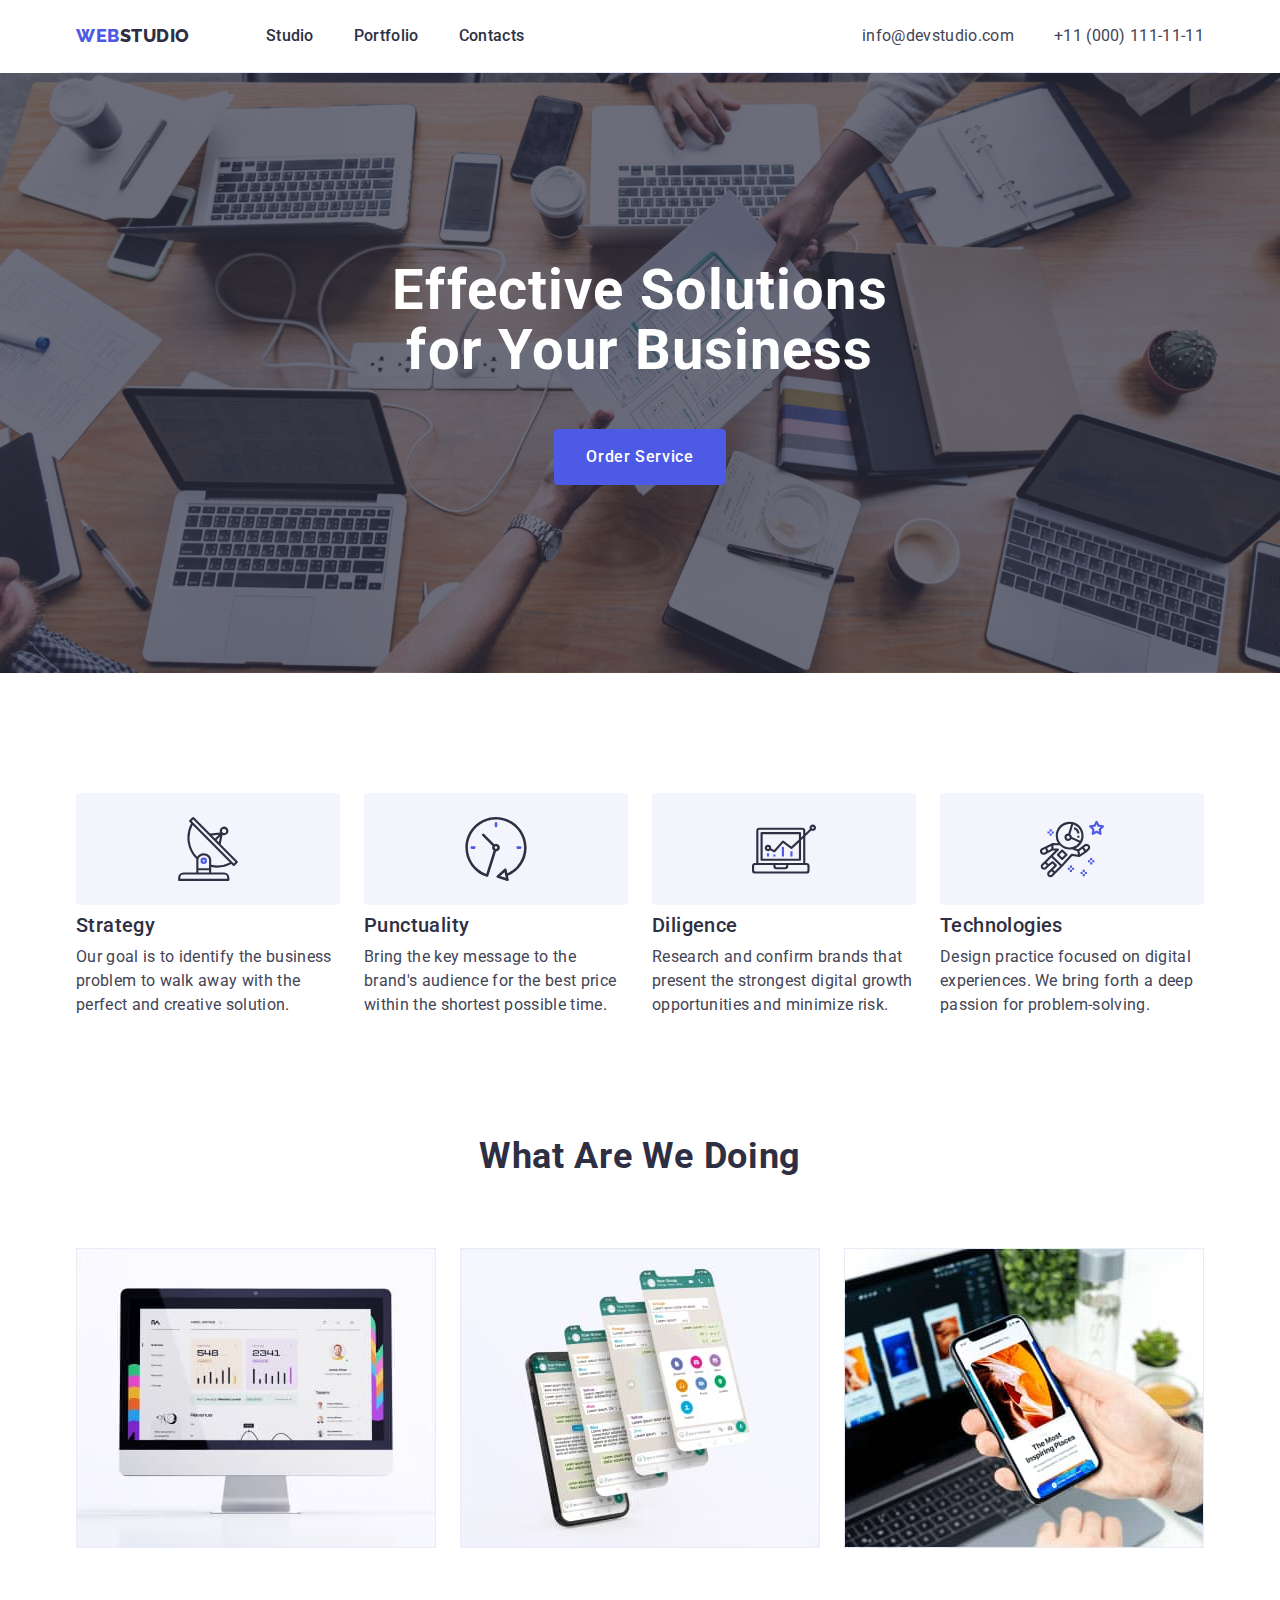
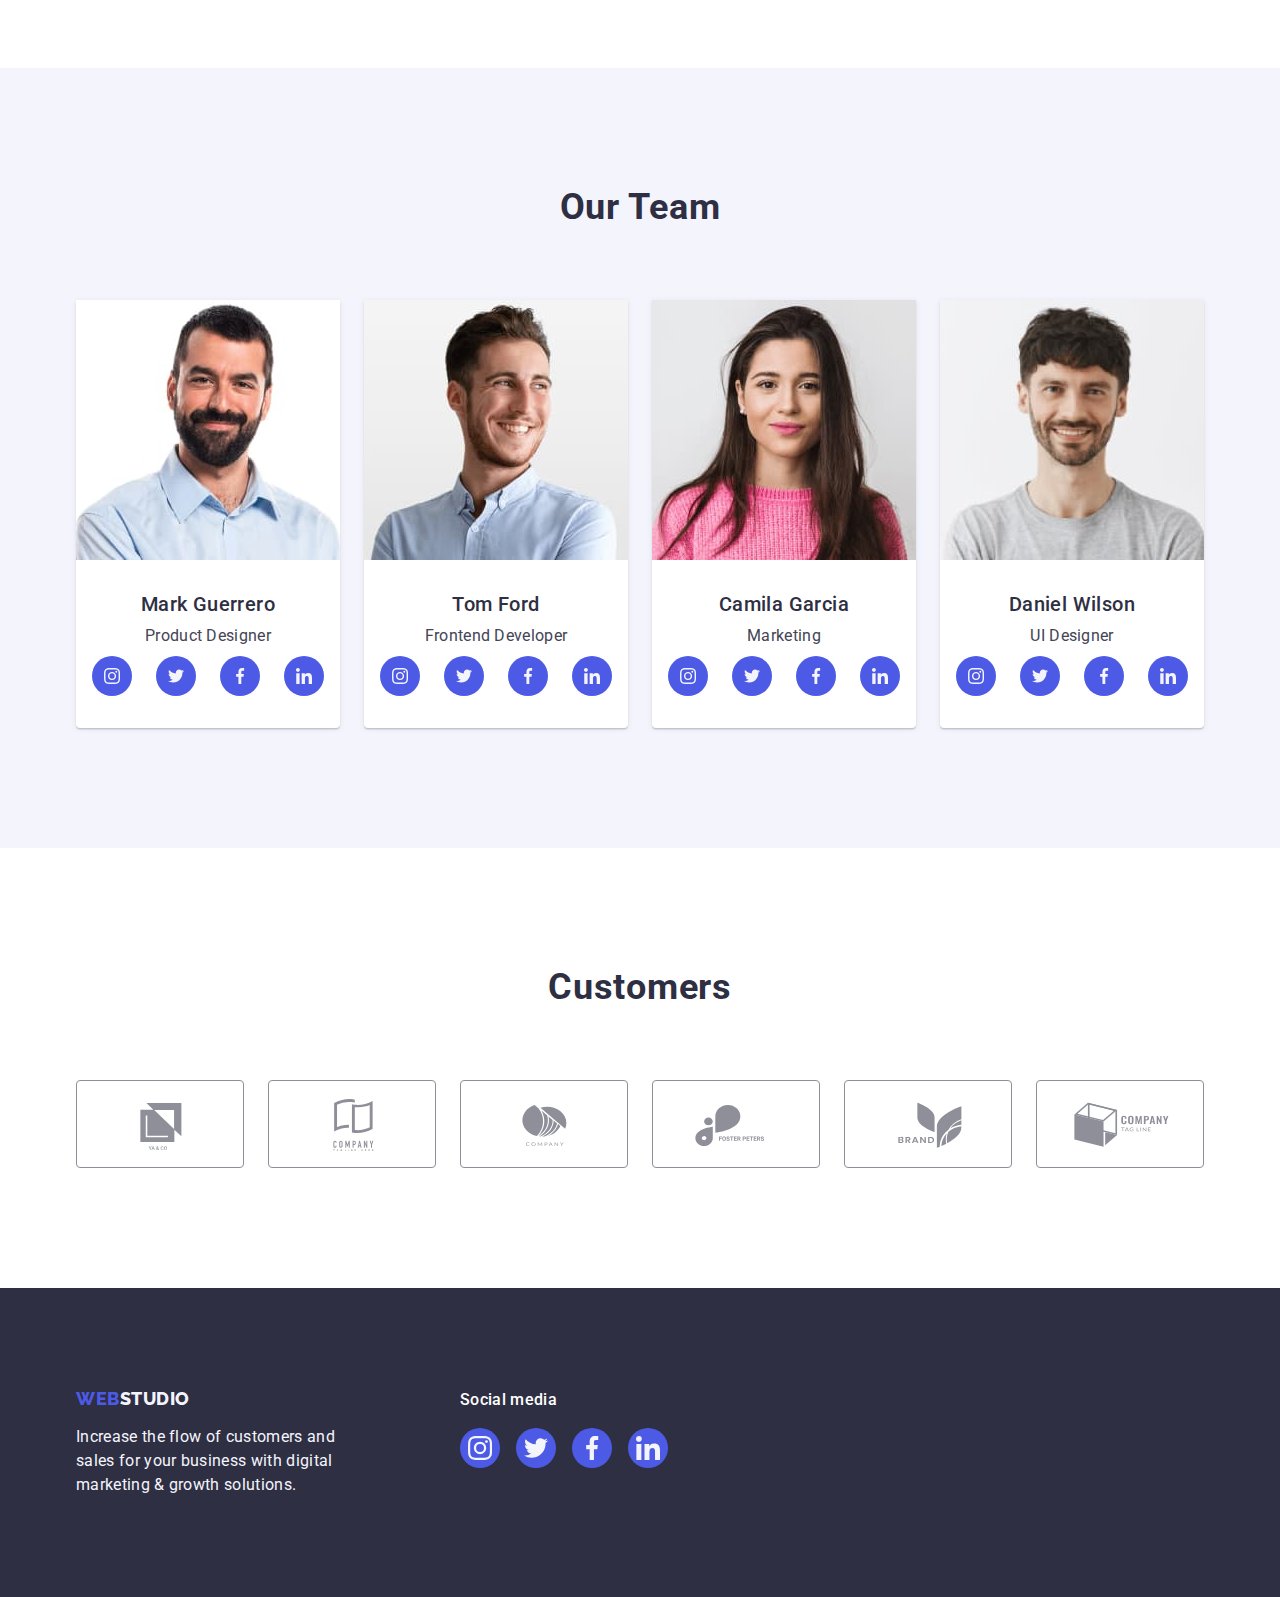
<file: index.html>
<!DOCTYPE html>
<html lang="en">

<head>
    <meta charset="UTF-8">
    <meta http-equiv="X-UA-Compatible" content="IE=edge">
    <meta name="viewport" content="width=device-width, initial-scale=1.0">
    <title>Document</title>
    <link rel="preconnect" href="https://fonts.googleapis.com">
    <link rel="preconnect" href="https://fonts.gstatic.com" crossorigin>
    <link rel="preconnect" href="https://fonts.googleapis.com">
    <link rel="preconnect" href="https://fonts.gstatic.com" crossorigin>
    <link
        href="https://fonts.googleapis.com/css2?family=Raleway:wght@800&family=Roboto:wght@400;500;700;900&display=swap"
        rel="stylesheet">
    <link href="https://cdn.jsdelivr.net/npm/modern-normalize@1.1.0/modern-normalize.min.css" rel="stylesheet">
    <link rel="stylesheet" href="./css/styles.css">

</head>

<body>
    <!-- Header -->
    <header class="page-header">
        <div class="header-conteiner container">
            <nav class="navigation">
                <a class="logo link" href="./index.html">WEB<span class="logo-dark">Studio</span> </a>
                <ul class="menu list">
                    <li class="menu-item">
                        <a class="menu-link link" href="./index.html">Studio</a>
                    </li>
                    <li class="menu-item">
                        <a class="menu-link link" href="./portfolio.html">Portfolio</a>
                    </li>
                    <li class="menu-item">
                        <a class="menu-link link" href="">Contacts</a>
                    </li>
                </ul>
            </nav>
            <address class=" addres">
                <ul class="list menu">
                    <li><a class="contact link" href="mailto:info@devstudio.com">info@devstudio.com</a></li>
                    <li><a class="contact link" href="tel:+110001111111">+11 (000) 111-11-11</a></li>
                </ul>
            </address>
        </div>

    </header>
    <main>
        <!-- Hero -->
        <section class="hero">
            <div class="container">
                <h1 class="main-title">Effective Solutions
                    for Your Business</h1>
                <button class="modal-btn" type="button">Order Service</button>
            </div>
        </section>
        <!-- Logistics -->
        <section class="section">
            <div class="container">
                <h2 class="visually-hidden">title</h2>
                <ul class="list logistics-list">
                    <li class="logistics-ellement ">
                        <div class="logistics-icon">
                            <svg width="64" height="64">
                                <use href="./images/icon.svg#icon-antenna"></use>
                            </svg>
                        </div>
                        <h3 class="logistics-title">Strategy</h3>
                        <p class="text-description">Our goal is to identify the business
                            problem to walk away with the perfect and creative solution.</p>
                    </li>
                    <li class="logistics-ellement ">
                        <div class="logistics-icon">
                            <svg width="64" height="64">
                                <use href="./images/icon.svg#icon-clock"></use>
                            </svg>
                        </div>
                        <h3 class="logistics-title">Punctuality</h3>
                        <p class="text-description">Bring the key message to the brand's audience for the best price
                            within
                            the shortest possible
                            time.</p>
                    </li>
                    <li class="logistics-ellement ">
                        <div class="logistics-icon">
                            <svg width="64" height="64">
                                <use href="./images/icon.svg#icon-diagram"></use>
                            </svg>
                        </div>
                        <h3 class="logistics-title">Diligence</h3>
                        <p class="text-description">Research and confirm brands that present the strongest digital
                            growth
                            opportunities and minimize
                            risk.</p>
                    </li>
                    <li class="logistics-ellement ">
                        <div class="logistics-icon">
                            <svg width="64" height="64">
                                <use href="./images/icon.svg#icon-astronaut"></use>
                            </svg>
                        </div>
                        <h3 class="logistics-title">Technologies</h3>
                        <p class="text-description">Design practice focused on digital experiences. We bring forth a
                            deep
                            passion for
                            problem-solving.</p>
                    </li>
                </ul>
            </div>
        </section>
        <!-- Work -->
        <section class="section-work">
            <div class="container">
                <h2 class="secondary-header">What are we doing</h2>
                <ul class="list work-list">
                    <li class="flex-element"><img width="360" src="./images/comp.jpg" alt="computer screen"></li>
                    <li class="flex-element"> <img width="360" src="./images/phone.jpg" alt="phone screen"></li>
                    <li class="flex-element"><img width="360" src="./images/compphone.jpg"
                            alt="the phone on the background of the laptop"></li>
                </ul>
            </div>

        </section>
        <!-- Team -->
        <section class="our-team section">
            <div class="container">
                <h2 class="secondary-header">Our Team</h2>
                <ul class="list team-list">
                    <li class="team-img">
                        <img width="264" src="./images/photo1.jpg" alt="photo Mark Guerrero">
                        <div class="team-conteiner">
                            <h3 class="name-team">Mark Guerrero</h3>
                            <p class="text-description">Product Designer</p>
                            <ul class="socials list">
                                <li class="socials-item">
                                    <a class="socials-link link" href="https://www.instagram.com/" target="_blank"
                                        rel="noopener noreferrer" aria-label="instagram icon">
                                        <svg class="socials-icon" width="16" height="16">
                                            <use href="./images/icon.svg#icon-instagram"></use>
                                        </svg>
                                    </a>
                                </li>
                                <li class="socials-item">
                                    <a class="socials-link link" href="https://twitter.com/?lang=uk" target="_blank"
                                        rel="noopener noreferrer" aria-label="twitter icon">
                                        <svg class="socials-icon" width="16" height="16">
                                            <use href="./images/icon.svg#icon-twitter"></use>
                                        </svg>
                                    </a>
                                </li>
                                <li class="socials-item">
                                    <a class="socials-link link" href="https://uk-ua.facebook.com/" target="_blank"
                                        rel="noopener noreferrer" aria-label="facebook icon">
                                        <svg class="socials-icon" width="16" height="16">
                                            <use href="./images/icon.svg#icon-facebook"></use>
                                        </svg>
                                    </a>
                                </li>
                                <li class="socials-item">
                                    <a class="socials-link link" href="https://www.linkedin.com/" target="_blank"
                                        rel="noopener noreferrer" aria-label="linkedin icon">
                                        <svg class="socials-icon" width="16" height="16">
                                            <use href="./images/icon.svg#icon-linkedin"></use>
                                        </svg>
                                    </a>
                                </li>
                            </ul>
                        </div>
                    </li>
                    <li class="team-img">
                        <img width="264" src="./images/photo2.jpg" alt="photo Tom Ford">
                        <div class="team-conteiner">
                            <h3 class="name-team">Tom Ford</h3>
                            <p class="text-description">Frontend Developer</p>
                            <ul class="socials list">
                                <li class="socials-item">
                                    <a class="socials-link link" href="https://www.instagram.com/" target="_blank"
                                        rel="noopener noreferrer" aria-label="instagram icon">
                                        <svg class="socials-icon" width="16" height="16">
                                            <use href="./images/icon.svg#icon-instagram"></use>
                                        </svg>
                                    </a>
                                </li>
                                <li class="socials-item">
                                    <a class="socials-link link" href="https://twitter.com/?lang=uk" target="_blank"
                                        rel="noopener noreferrer" aria-label="twitter icon">
                                        <svg class="socials-icon" width="16" height="16">
                                            <use href="./images/icon.svg#icon-twitter"></use>
                                        </svg>
                                    </a>
                                </li>
                                <li class="socials-item">
                                    <a class="socials-link link" href="https://uk-ua.facebook.com/" target="_blank"
                                        rel="noopener noreferrer" aria-label="facebook icon">
                                        <svg class="socials-icon" width="16" height="16">
                                            <use href="./images/icon.svg#icon-facebook"></use>
                                        </svg>
                                    </a>
                                </li>
                                <li class="socials-item">
                                    <a class="socials-link link" href="https://www.linkedin.com/" target="_blank"
                                        rel="noopener noreferrer" aria-label="linkedin icon">
                                        <svg class="socials-icon" width="16" height="16">
                                            <use href="./images/icon.svg#icon-linkedin"></use>
                                        </svg>
                                    </a>
                                </li>
                            </ul>
                        </div>
                    </li>
                    <li class="team-img">
                        <img width="264" src="./images/photo3.jpg" alt="photo Camila Garcia">
                        <div class="team-conteiner">
                            <h3 class="name-team">Camila Garcia</h3>
                            <p class="text-description">Marketing</p>
                            <ul class="socials list">
                                <li class="socials-item">
                                    <a class="socials-link link" href="https://www.instagram.com/" target="_blank"
                                        rel="noopener noreferrer" aria-label="instagram icon">
                                        <svg class="socials-icon" width="16" height="16">
                                            <use href="./images/icon.svg#icon-instagram"></use>
                                        </svg>
                                    </a>
                                </li>
                                <li class="socials-item">
                                    <a class="socials-link link" href="https://twitter.com/?lang=uk" target="_blank"
                                        rel="noopener noreferrer" aria-label="twitter icon">
                                        <svg class="socials-icon" width="16" height="16">
                                            <use href="./images/icon.svg#icon-twitter"></use>
                                        </svg>
                                    </a>
                                </li>
                                <li class="socials-item">
                                    <a class="socials-link link" href="https://uk-ua.facebook.com/" target="_blank"
                                        rel="noopener noreferrer" aria-label="facebook icon">
                                        <svg class="socials-icon" width="16" height="16">
                                            <use href="./images/icon.svg#icon-facebook"></use>
                                        </svg>
                                    </a>
                                </li>
                                <li class="socials-item">
                                    <a class="socials-link link" href="https://www.linkedin.com/" target="_blank"
                                        rel="noopener noreferrer" aria-label="linkedin icon">
                                        <svg class="socials-icon" width="16" height="16">
                                            <use href="./images/icon.svg#icon-linkedin"></use>
                                        </svg>
                                    </a>
                                </li>
                            </ul>
                        </div>
                    </li>
                    <li class="team-img">
                        <img width="264" src="./images/photo4.jpg" alt="photo Daniel Wilson">
                        <div class="team-conteiner">
                            <h3 class="name-team">Daniel Wilson</h3>
                            <p class="text-description">UI Designer</p>
                            <ul class="socials list">
                                <li class="socials-item">
                                    <a class="socials-link link" href="https://www.instagram.com/" target="_blank"
                                        rel="noopener noreferrer" aria-label="instagram icon">
                                        <svg class="socials-icon" width="16" height="16">
                                            <use href="./images/icon.svg#icon-instagram"></use>
                                        </svg>
                                    </a>
                                </li>
                                <li class="socials-item">
                                    <a class="socials-link link" href="https://twitter.com/?lang=uk" target="_blank"
                                        rel="noopener noreferrer" aria-label="twitter icon">
                                        <svg class="socials-icon" width="16" height="16">
                                            <use href="./images/icon.svg#icon-twitter"></use>
                                        </svg>
                                    </a>
                                </li>
                                <li class="socials-item">
                                    <a class="socials-link link" href="https://uk-ua.facebook.com/" target="_blank"
                                        rel="noopener noreferrer" aria-label="facebook icon">
                                        <svg class="socials-icon" width="16" height="16">
                                            <use href="./images/icon.svg#icon-facebook"></use>
                                        </svg>
                                    </a>
                                </li>
                                <li class="socials-item">
                                    <a class="socials-link link" href="https://www.linkedin.com/" target="_blank"
                                        rel="noopener noreferrer" aria-label="linkedin icon">
                                        <svg class="socials-icon" width="16" height="16">
                                            <use href="./images/icon.svg#icon-linkedin"></use>
                                        </svg>
                                    </a>
                                </li>
                            </ul>
                        </div>
                    </li>
                </ul>
            </div>
        </section>
        <!-- Customers -->
        <section class="section">
            <div class="container">
                <h2 class="secondary-header">Customers</h2>
                <ul class="clients-list list">
                    <li class="clients-item"> <a class="clients-link" href="">
                            <svg class="customers-icon" width="104" height="56">
                                <use href="./images/icon.svg#icon-Logo"></use>
                            </svg>
                        </a> </li>
                    <li class="clients-item"> <a class="clients-link" href="">
                            <svg class="customers-icon" width="104" height="56">
                                <use href="./images/icon.svg#icon-Logo-1"></use>
                            </svg>
                        </a> </li>
                    <li class="clients-item"> <a class="clients-link" href="">
                            <svg class="customers-icon" width="104" height="56">
                                <use href="./images/icon.svg#icon-Logo-2"></use>
                            </svg>
                        </a> </li>
                    <li class="clients-item"> <a class="clients-link" href="">
                            <svg class="customers-icon" width="104" height="56">
                                <use href="./images/icon.svg#icon-Logo-3"></use>
                            </svg>
                        </a> </li>
                    <li class="clients-item"> <a class="clients-link" href="">
                            <svg class="customers-icon" width="104" height="56">
                                <use href="./images/icon.svg#icon-Logo-4"></use>
                            </svg>
                        </a> </li>
                    <li class="clients-item"> <a class="clients-link" href="">
                            <svg class="customers-icon" width="104" height="56">
                                <use href="./images/icon.svg#icon-Logo-5"></use>
                            </svg>
                        </a> </li>
                </ul>
            </div>
        </section>
    </main>
    <!-- footer -->
    <footer class="container-footer">
        <div class="placing-footer container">
            <div>
                <a class="logo-footer link">WEB<span class="logo-light">Studio</span> </a>
                <p class="footer-text">Increase the flow of customers and
                    sales for your business with digital
                    marketing & growth solutions.</p>
            </div>
            <div>
                <p class="social-media">Social media</p>
                <ul class="socials-footer list">
                    <li class="footer-ellement">
                        <a class="socials-link-footer link" href="https://www.instagram.com/" target="_blank"
                            rel="noopener noreferrer" aria-label="instagram icon">
                            <svg class="socials-icon" width="24" height="24">
                                <use href="./images/icon.svg#icon-instagram"></use>
                            </svg>
                        </a>
                    </li>
                    <li class="footer-ellement">
                        <a class=" socials-link-footer link" href="https://twitter.com/?lang=uk" target="_blank"
                            rel="noopener noreferrer" aria-label="twitter icon">
                            <svg class="socials-icon" width="24" height="24">
                                <use href="./images/icon.svg#icon-twitter"></use>
                            </svg>
                        </a>
                    </li>
                    <li class="footer-ellement">
                        <a class="socials-link-footer link" href="https://uk-ua.facebook.com/" target="_blank"
                            rel="noopener noreferrer" aria-label="facebook icon">
                            <svg class="socials-icon" width="24" height="24">
                                <use href="./images/icon.svg#icon-facebook"></use>
                            </svg>
                        </a>
                    </li>
                    <li class="footer-ellement">
                        <a class="socials-link-footer link" href="https://www.linkedin.com/" target="_blank"
                            rel="noopener noreferrer" aria-label="linkedin icon">
                            <svg class="socials-icon" width="24" height="24">
                                <use href="./images/icon.svg#icon-linkedin"></use>
                            </svg>
                        </a>
                    </li>
                </ul>
            </div>
        </div>
    </footer>


</body>

</html>
</file>
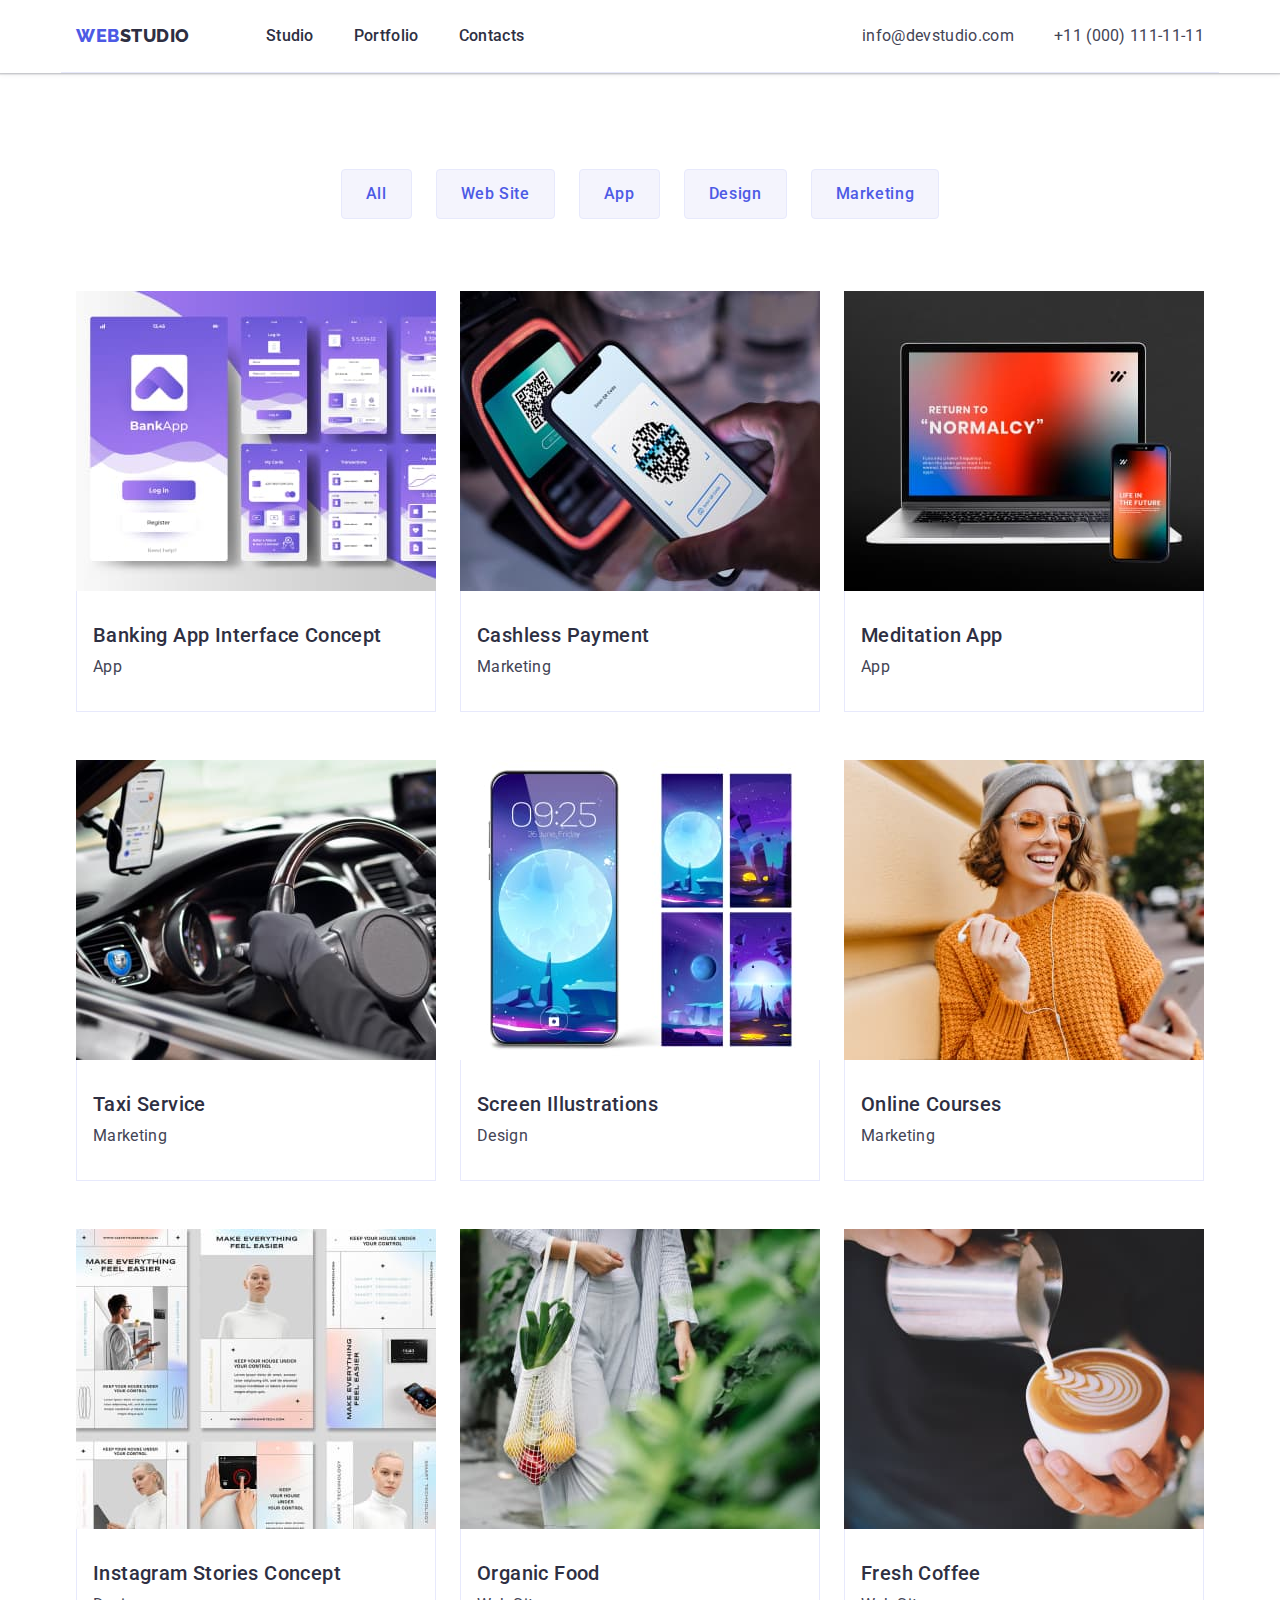
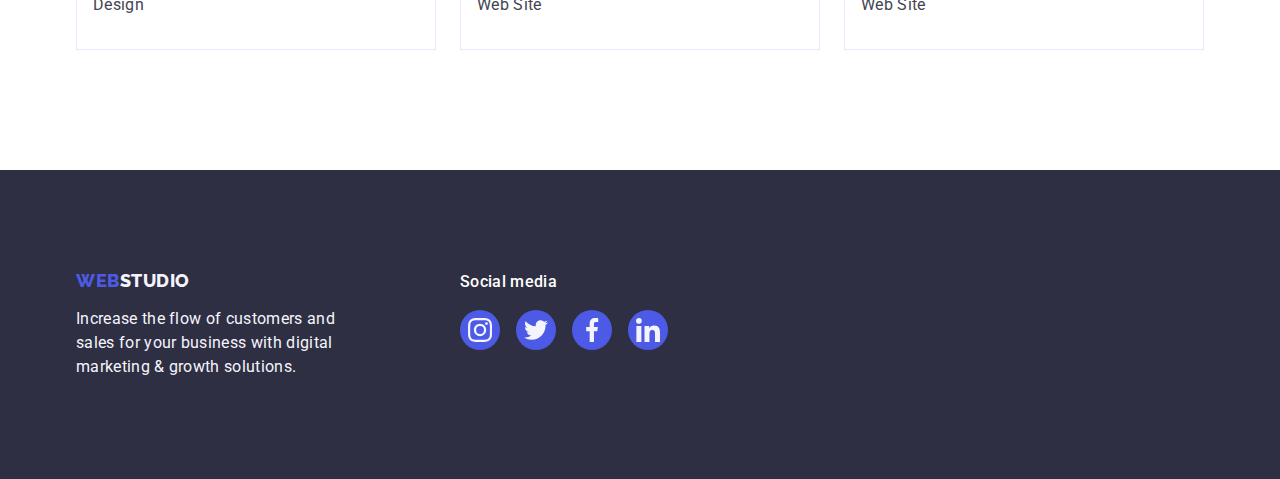
<file: portfolio.html>
<!DOCTYPE html>
<html lang="en">

<head>
    <meta charset="UTF-8">
    <meta http-equiv="X-UA-Compatible" content="IE=edge">
    <meta name="viewport" content="width=device-width, initial-scale=1.0">
    <title>Document</title>
    <link rel="preconnect" href="https://fonts.googleapis.com">
    <link rel="preconnect" href="https://fonts.gstatic.com" crossorigin>
    <link rel="preconnect" href="https://fonts.googleapis.com">
    <link rel="preconnect" href="https://fonts.gstatic.com" crossorigin>
    <link
        href="https://fonts.googleapis.com/css2?family=Raleway:wght@800&family=Roboto:wght@400;500;700;900&display=swap"
        rel="stylesheet">
    <link href="https://cdn.jsdelivr.net/npm/modern-normalize@1.1.0/modern-normalize.min.css" rel="stylesheet">
    <link rel="stylesheet" href="./css/styles.css">

</head>


<body>
    <!-- Header -->
    <header class="page-header">
        <div class="header-conteiner container">
            <nav class="navigation">
                <a class="logo link" href="./index.html">WEB<span class="logo-dark">Studio</span> </a>
                <ul class="menu list">
                    <li class="menu-item">
                        <a class="menu-link link" href="./index.html">Studio</a>
                    </li>
                    <li class="menu-item">
                        <a class="menu-link link" href="./portfolio.html">Portfolio</a>
                    </li>
                    <li class="menu-item">
                        <a class="menu-link link" href="">Contacts</a>
                    </li>
                </ul>
            </nav>
            <address class=" addres">
                <ul class="list menu">
                    <li><a class="contact link" href="mailto:info@devstudio.com">info@devstudio.com</a></li>
                    <li><a class="contact link" href="tel:+110001111111">+11 (000) 111-11-11</a></li>
                </ul>
            </address>
        </div>

    </header>
    <!-- Portfolio -->
    <main>
        <section class="portfolio-section">
            <div class="container">
                <h1 class="visually-hidden">Button</h1>
                <ul class="list list-button">
                    <li> <button class="portfolio-button" type="button">All</button> </li>
                    <li><button class="portfolio-button" type="button">Web Site</button></li>
                    <li><button class="portfolio-button" type="button">App</button></li>
                    <li><button class="portfolio-button" type="button">Design</button></li>
                    <li><button class="portfolio-button" type="button">Marketing</button></li>
                </ul>
                <ul class="list portfolio-list">
                    <li class="element">
                        <a class="portfolio-link link" href="">
                            <img src="./images/portfolio1.jpg" alt="Interface" width="360">
                            <div class="text-img">
                                <h2 class="portfolio-title-img">Banking App Interface Concept</h2>
                                <p class="portfolio-text-img">App</p>
                            </div>
                        </a>
                    </li>
                    <li class="element">
                        <a class="portfolio-link link" href="">
                            <img src="./images/portfolio2.jpg" alt="Cashless Payment" width="360">
                            <div class="text-img">
                                <h2 class="portfolio-title-img">Cashless Payment</h2>
                                <p class="portfolio-text-img">Marketing</p>
                            </div>
                        </a>
                    </li>
                    <li class="element">
                        <a class="portfolio-link link" href="">
                            <img src="./images/portfolio3.jpg" alt="Computer and phone" width="360">
                            <div class="text-img">
                                <h2 class="portfolio-title-img">Meditation App</h2>
                                <p class="portfolio-text-img">App</p>
                            </div>
                        </a>
                    </li>
                    <li class="element">
                        <a class="portfolio-link link" href="">
                            <img src="./images/portfolio4.jpg" alt="Car" width="360">
                            <div class="text-img">
                                <h2 class="portfolio-title-img">Taxi Service</h2>
                                <p class="portfolio-text-img">Marketing</p>
                            </div>
                        </a>
                    </li>
                    <li class="element">
                        <a class="portfolio-link link" href="">
                            <img src="./images/portfolio5.jpg" alt="Screen Illustrations" width="360">
                            <div class="text-img">
                                <h2 class="portfolio-title-img">Screen Illustrations</h2>
                                <p class="portfolio-text-img">Design</p>
                            </div>
                        </a>
                    </li>
                    <li class="element">
                        <a class="portfolio-link link" href="">
                            <img width="360" src="./images/portfolio6.jpg" alt="women with phone">
                            <div class="text-img">
                                <h2 class="portfolio-title-img">Online Courses</h2>
                                <p class="portfolio-text-img">Marketing</p>
                            </div>
                        </a>
                    </li>
                    <li class="element">
                        <a class="portfolio-link link" href="">
                            <img width="360" src="./images/portfolio7.jpg" alt="Instagram Stories">
                            <div class="text-img">
                                <h2 class="portfolio-title-img">Instagram Stories Concept</h2>
                                <p class="portfolio-text-img">Design</p>
                            </div>
                        </a>
                    </li>
                    <li class="element">
                        <a class="portfolio-link link" href="">
                            <img width="360" src="./images/portfolio8.jpg" alt="Organic Food">
                            <div class="text-img">
                                <h2 class="portfolio-title-img">Organic Food</h2>
                                <p class="portfolio-text-img">Web Site</p>
                            </div>
                        </a>
                    </li>
                    <li class="element">
                        <a class="portfolio-link link" href="">
                            <img width="360" src="./images/portfolio9.jpg" alt="Coffee">
                            <div class="text-img">
                                <h2 class="portfolio-title-img">Fresh Coffee</h2>
                                <p class="portfolio-text-img">Web Site</p>
                            </div>
                        </a>
                    </li>
                </ul>
            </div>
        </section>
    </main>
    <!-- footer -->
    <footer class="container-footer">
        <div class="placing-footer container">
            <div>
                <a class="logo-footer link">WEB<span class="logo-light">Studio</span> </a>
                <p class="footer-text">Increase the flow of customers and
                    sales for your business with digital
                    marketing & growth solutions.</p>
            </div>
            <div>
                <p class="social-media">Social media</p>
                <ul class="socials-footer list">
                    <li class="footer-ellement">
                        <a class="socials-link-footer link" href="https://www.instagram.com/" target="_blank"
                            rel="noopener noreferrer" aria-label="instagram icon">
                            <svg class="socials-icon" width="24" height="24">
                                <use href="./images/icon.svg#icon-instagram"></use>
                            </svg>
                        </a>
                    </li>
                    <li class="footer-ellement">
                        <a class=" socials-link-footer link" href="https://twitter.com/?lang=uk" target="_blank"
                            rel="noopener noreferrer" aria-label="twitter icon">
                            <svg class="socials-icon" width="24" height="24">
                                <use href="./images/icon.svg#icon-twitter"></use>
                            </svg>
                        </a>
                    </li>
                    <li class="footer-ellement">
                        <a class="socials-link-footer link" href="https://uk-ua.facebook.com/" target="_blank"
                            rel="noopener noreferrer" aria-label="facebook icon">
                            <svg class="socials-icon" width="24" height="24">
                                <use href="./images/icon.svg#icon-facebook"></use>
                            </svg>
                        </a>
                    </li>
                    <li class="footer-ellement">
                        <a class="socials-link-footer link" href="https://www.linkedin.com/" target="_blank"
                            rel="noopener noreferrer" aria-label="linkedin icon">
                            <svg class="socials-icon" width="24" height="24">
                                <use href="./images/icon.svg#icon-linkedin"></use>
                            </svg>
                        </a>
                    </li>
                </ul>
            </div>
        </div>
    </footer>
</body>

</html>
</file>
<file: css/styles.css>
:root {
  --iris-color: #4d5ae5;
  --ocean-color: #404bbf;
  --green-color: #31d0aa;
  --slate-color: #434455;
  --light-slate-color: #8e8f99;
  --cornflower-color: #e7e9fc;
  --cloud-color: #f4f4fd;
  --background-color: #ffffff;
  --navy-blue-color: #2e2f42;
  --primary-fond: Roboto, sans-serif;
}
h1,
h2,
h3,
h5,
h5,
h6,
p {
  margin-top: 0;
  margin-bottom: 0;
}
ul,
ol {
  margin-top: 0;
  margin-bottom: 0;
  padding-left: 0;
}
img {
  display: block;
  max-width: 100%;
  height: auto;
}
body {
  font-family: var(--primary-fond);
  color: var(--slate-color);
  background: var(--background-color);
}
.list {
  list-style: none;
}
.link {
  text-decoration: none;
}
.container {
  width: 1158px;
  margin: auto;
  padding: 0 15px;
}
/* Header */
.header-conteiner {
  display: flex;
  align-items: center;
  border-bottom: 1px solid var(--cornflower-color);
}
.navigation {
  display: flex;
  align-items: center;
}
.page-header {
  display: flex;
  align-items: center;
  box-shadow: 0px 2px 1px rgba(46, 47, 66, 0.08),
    0px 1px 1px rgba(46, 47, 66, 0.16), 0px 1px 6px rgba(46, 47, 66, 0.08);
}

.menu {
  display: flex;
  gap: 40px;
}
.logo {
  font-family: Raleway, sans-serif;
  font-weight: 800;
  font-size: 18px;
  line-height: 1.17;
  letter-spacing: 0.03em;
  text-transform: uppercase;
  margin-right: 76px;
  display: inline-block;
  padding: 24px 0;
  color: var(--iris-color);
}
.logo-dark {
  color: var(--navy-blue-color);
}

.menu-link {
  display: block;
  font-weight: 500;
  font-size: 16px;
  line-height: 1.5;
  letter-spacing: 0.02em;
  padding: 24px 0;
  color: var(--navy-blue-color);
  text-decoration: none;
}
.menu-link:hover,
.menu-link:focus {
  color: var(--ocean-color);
}
.addres {
  margin-left: auto;
  font-style: normal;
}
.contact {
  font-size: 16px;
  line-height: 1.5;
  letter-spacing: 0.02em;
  text-decoration: none;
  padding: 24px 0;
  color: var(--slate-color);
  font-style: normal;
}
.contact:hover,
.contact:focus {
  color: var(--ocean-color);
}

/* Hero */
.hero {
  padding: 188px 0;
  margin-left: auto;
  margin-right: auto;
  background: var(--navy-blue-color);
  background-image: linear-gradient(
      rgba(46, 47, 66, 0.7),
      rgba(46, 47, 66, 0.7)
    ),
    url(../images/hero.jpg);
  max-width: 1440px;
  background-repeat: no-repeat;
  background-position: center;
  background-size: cover;
  text-align: center;
}
.main-title {
  font-weight: 700;
  font-size: 56px;
  line-height: 1.07;
  letter-spacing: 0.02em;
  margin: 0 auto;
  max-width: 496px;
  margin-bottom: 48px;
  text-align: center;
  color: var(--background-color);
}
.modal-btn {
  display: block;
  font-weight: 500;
  font-size: 16px;
  line-height: 1.5;
  letter-spacing: 0.04em;
  cursor: pointer;
  font-family: Roboto, sans-serif;
  border-radius: 4px;
  padding: 16px 32px;
  min-width: 169px;
  height: 56px;
  border: none;
  text-align: center;
  margin: 0 auto;
  background: var(--iris-color);
  color: var(--background-color);
}
.modal-btn:hover,
.modal-btn:focus {
  background: var(--ocean-color);
}
/* common styles */
.secondary-header {
  font-weight: 700;
  font-size: 36px;
  line-height: 1.1;
  text-align: center;
  letter-spacing: 0.02em;
  text-transform: capitalize;
  margin-bottom: 72px;
  color: var(--navy-blue-color);
}
.text-description {
  font-size: 16px;
  line-height: 1.5;
  letter-spacing: 0.02em;
}
.visually-hidden {
  position: absolute;
  width: 1px;
  height: 1px;
  margin: -1px;
  border: 0;
  padding: 0;
  white-space: nowrap;
  clip-path: inset(100%);
  clip: rect(0 0 0 0);
  overflow: hidden;
}
.section {
  padding: 120px 0;
}
/* Logistics */

.logistics-list {
  display: flex;
  gap: 24px;
}

.logistics-title {
  font-weight: 500;
  font-size: 20px;
  line-height: 1.2;
  letter-spacing: 0.02em;
  margin-bottom: 8px;
  color: var(--navy-blue-color);
}
.logistics-ellement {
  width: calc((100% - 72px) / 4);
}
.logistics-icon {
  width: 264px;
  height: 112px;
  display: flex;
  justify-content: center;
  align-items: center;
  background-size: contain;
  background-position: center;
  background-color: var(--cloud-color);
  border-radius: 4px;
  gap: 24px;
  margin-bottom: 8px;
}

/* Work */
.section-work {
  padding-bottom: 120px;
}
.work-list {
  display: flex;
  gap: 24px;
}
/* Team */
.our-team {
  background: var(--cloud-color);
}
.name-team {
  font-weight: 500;
  font-size: 20px;
  line-height: 1.2;
  letter-spacing: 0.02em;
  margin-bottom: 8px;
  color: var(--navy-blue-color);
}
.team-list {
  display: flex;
  gap: 24px;
}
.team-img {
  flex-basis: calc((100% - 24px * 3) / 4);
  box-shadow: 0px 1px 6px rgba(46, 47, 66, 0.08),
    0px 1px 1px rgba(46, 47, 66, 0.16), 0px 2px 1px rgba(46, 47, 66, 0.08);
  border-radius: 0px 0px 4px 4px;
  background-color: #ffffff;
}
.team-conteiner {
  padding: 32px 0;
  text-align: center;
}
.socials {
  display: flex;
  justify-content: center;
  gap: 24px;
  padding-top: 8px;
}
.socials-item {
}
.socials-link {
  display: flex;
  width: 40px;
  height: 40px;
  align-items: center;
  justify-content: center;
  border-radius: 50%;
  fill: var(--cloud-color);
  background-color: var(--iris-color);
}
.socials-link:hover,
.socials-link:focus {
  background-color: var(--ocean-color);
}

/* Customers */
.clients-list {
  display: flex;
  align-items: center;
  gap: 24px;
}
.clients-link {
  display: flex;
  align-items: center;
  justify-content: center;
  width: 168px;
  height: 88px;
  border: 1px solid var(--light-slate-color);
  border-radius: 4px;
  color: var(--light-slate-color);
}
.clients-link:hover,
.clients-link:focus {
  color: var(--ocean-color);
  border: 1px solid var(--ocean-color);
  border-radius: 4px;
}
.customers-icon {
  fill: currentColor;
}
/* Footer */
.container-footer {
  padding: 100px 0;
  background: var(--navy-blue-color);
}
.placing-footer {
  display: flex;
  align-items: baseline;
  gap: 120px;
}
.footer-text {
  max-width: 264px;
  font-size: 16px;
  line-height: 1.5;
  letter-spacing: 0.02em;
  color: var(--cloud-color);
}
.logo-footer {
  font-family: Raleway, sans-serif;
  font-weight: 800;
  font-size: 18px;
  line-height: 1.17;
  letter-spacing: 0.03em;
  text-transform: uppercase;
  margin-bottom: 16px;
  display: inline-block;
  color: var(--iris-color);
}
.logo-light {
  margin-bottom: 16px;
  color: var(--cloud-color);
}
.social-media {
  font-weight: 500;
  font-size: 16px;
  line-height: 1.5;
  letter-spacing: 0.02em;
  margin-bottom: 16px;
  color: #ffffff;
}
.socials-footer {
  display: flex;
  gap: 16px;
}
.footer-ellement {
  width: 40px;
  height: 40px;
}
.socials-link-footer {
  width: 100%;
  height: 100%;
  border-radius: 50%;
  justify-content: center;
  display: flex;
  justify-content: center;
  align-items: center;
  fill: var(--cloud-color);
  background-color: var(--iris-color);
}
.socials-link-footer:hover,
.socials-link-footer:focus {
  background-color: var(--green-color);
}
.socials-icon {
  fill: var(--cloud-color);
}

/* Portfolio */
.portfolio-section {
  padding: 96px 0 120px;
}
.portfolio-title-img {
  font-weight: 500;
  font-size: 20px;
  line-height: 1.2;
  letter-spacing: 0.02em;
  margin-bottom: 8px;
  color: var(--navy-blue-color);
}
.list-button {
  display: flex;
  justify-content: center;
  margin-bottom: 72px;
  gap: 24px;
}
.portfolio-button {
  background: var(--cloud-color);
  color: var(--iris-color);
  cursor: pointer;
  font-weight: 500;
  font-size: 16px;
  line-height: 1.5;
  letter-spacing: 0.04em;
  font-family: Roboto, sans-serif;
  display: inline-block;
  border-radius: 4px;
  padding: 12px 24px;
  text-align: center;
  border: 1px solid var(--cornflower-color);
}
.portfolio-button:hover,
.portfolio-button:focus {
  border: 1px solid transparent;
  background: var(--ocean-color);
  color: var(--background-color);
  box-shadow: 0px 3px 1px rgba(0, 0, 0, 0.1), 0px 2px 1px rgba(0, 0, 0, 0.08),
    0px 2px 2px rgba(0, 0, 0, 0.12);
}
.portfolio-list {
  display: flex;
  flex-wrap: wrap;
  gap: 48px 24px;
}
.element {
  width: calc((100% - 48px) / 3);
}
.portfolio-link {
  display: block;
}
.portfolio-link:hover,
.portfolio-link:focus {
  display: block;
  box-shadow: 0px 1px 6px rgba(46, 47, 66, 0.08),
    0px 1px 1px rgba(46, 47, 66, 0.16), 0px 2px 1px rgba(46, 47, 66, 0.08);
  cursor: pointer;
}
.text-img {
  padding: 32px 16px;
  border: 1px solid var(--cornflower-color);
  border-top: none;
}
.portfolio-text-img {
  font-size: 16px;
  line-height: 1.5;
  letter-spacing: 0.02em;
  color: var(--slate-color);
}
</file>
